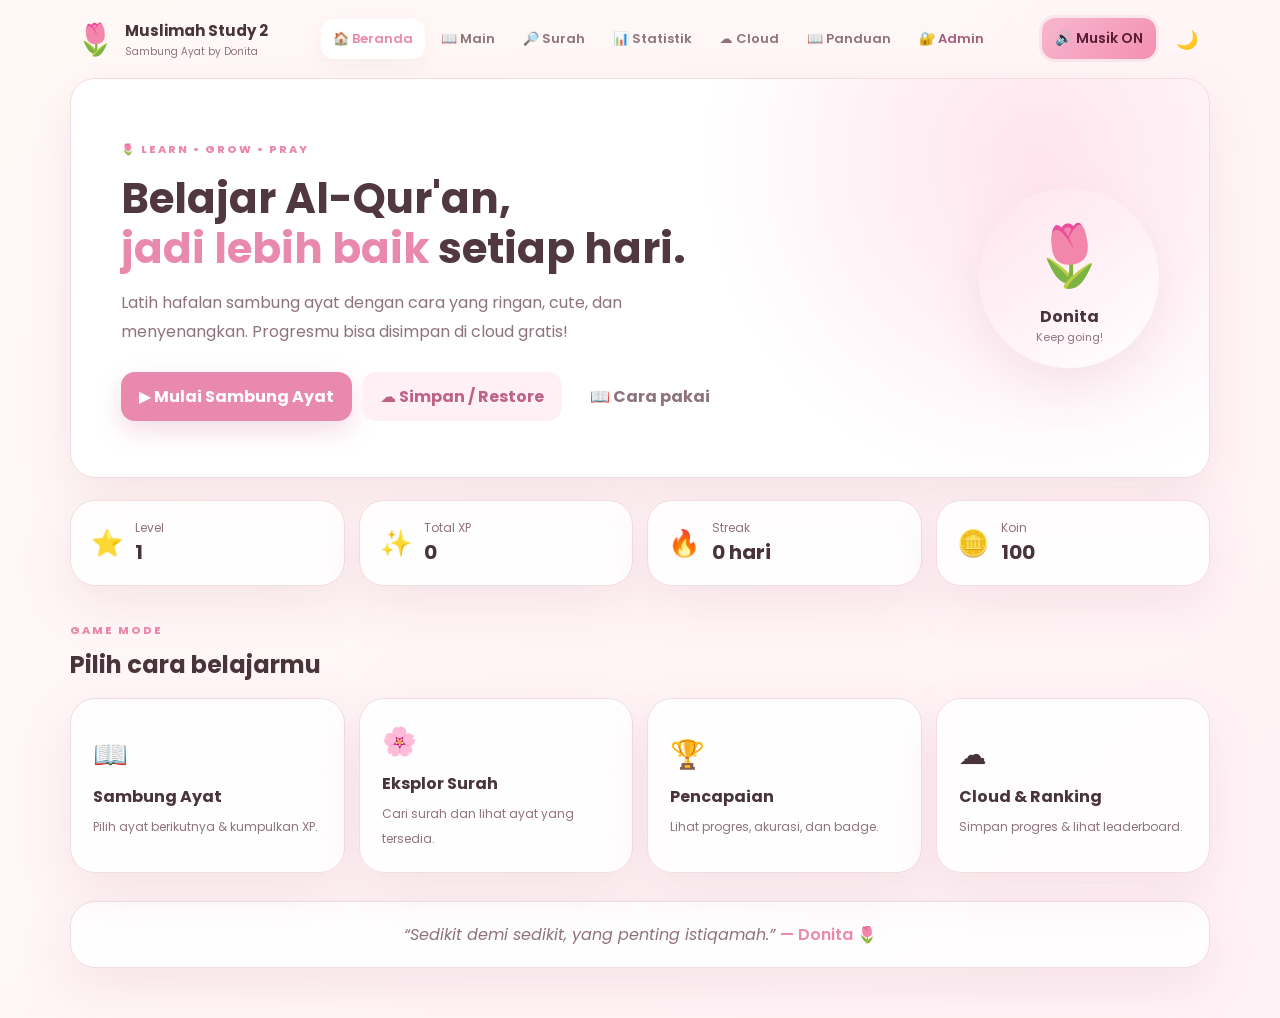
<file: index.html>
<!doctype html>
<html lang="id">
<head>
<meta charset="utf-8">
<meta name="viewport" content="width=device-width, initial-scale=1">
<meta name="theme-color" content="#f7b7cf">
<meta name="description" content="Muslimah Study 2 — Belajar sambung ayat Al-Qur'an dengan cara yang ringan, cute, dan menyenangkan. Progres bisa disimpan di cloud.">
<title>Muslimah Study 2 🌷 — Sambung Ayat by Donita</title>
<link rel="icon" href="favicon.svg" type="image/svg+xml">
<link rel="stylesheet" href="style.css">
</head>
<body>
<div class="app-shell">
  <header class="topbar">
    <button class="brand" data-page="home" aria-label="Beranda">
      <span class="brand-flower">🌷</span>
      <span><b>Muslimah Study 2</b><small>Sambung Ayat by Donita</small></span>
    </button>
    <nav>
      <button data-page="home" class="nav-btn active">🏠 Beranda</button>
      <button data-page="game" class="nav-btn">📖 Main</button>
      <button data-page="surah" class="nav-btn">🔎 Surah</button>
      <button data-page="stats" class="nav-btn">📊 Statistik</button>
      <button data-page="cloud" class="nav-btn">☁️ Cloud</button>
      <button data-page="guide" class="nav-btn">📖 Panduan</button>
      <button data-page="admin" class="nav-btn nav-admin">🔐 Admin</button>
    </nav>
    <div class="top-actions">
      <button id="musicBtn" class="icon-btn music-btn" title="Nyalakan musik" aria-pressed="false">🎵 Musik OFF</button>
      <button id="themeBtn" class="icon-btn" title="Mode gelap">🌙</button>
    </div>
  </header>

  <main>
    <section id="home" class="page active">
      <div class="hero card">
        <div>
          <span class="eyebrow">🌷 LEARN • GROW • PRAY</span>
          <h1>Belajar Al-Qur'an,<br><span>jadi lebih baik</span> setiap hari.</h1>
          <p>Latih hafalan sambung ayat dengan cara yang ringan, cute, dan menyenangkan. Progresmu bisa disimpan di cloud gratis!</p>
          <div class="hero-actions">
            <button class="primary" data-page="game">▶ Mulai Sambung Ayat</button>
            <button class="secondary" data-page="cloud">☁️ Simpan / Restore</button>
            <button class="ghost" data-page="guide">📖 Cara pakai</button>
          </div>
        </div>
        <div class="mascot">🌷<strong>Donita</strong><small>Keep going!</small></div>
      </div>
      <div class="stats-grid">
        <div class="stat card"><span>⭐</span><div><small>Level</small><b id="homeLevel">1</b></div></div>
        <div class="stat card"><span>✨</span><div><small>Total XP</small><b id="homeXp">0</b></div></div>
        <div class="stat card"><span>🔥</span><div><small>Streak</small><b id="homeStreak">0 hari</b></div></div>
        <div class="stat card"><span>🪙</span><div><small>Koin</small><b id="homeCoins">100</b></div></div>
      </div>
      <div class="section-head"><div><span class="eyebrow">GAME MODE</span><h2>Pilih cara belajarmu</h2></div></div>
      <div class="mode-grid">
        <button class="mode-card card" data-page="game"><span>📖</span><b>Sambung Ayat</b><small>Pilih ayat berikutnya &amp; kumpulkan XP.</small></button>
        <button class="mode-card card" data-page="surah"><span>🌸</span><b>Eksplor Surah</b><small>Cari surah dan lihat ayat yang tersedia.</small></button>
        <button class="mode-card card" data-page="stats"><span>🏆</span><b>Pencapaian</b><small>Lihat progres, akurasi, dan badge.</small></button>
        <button class="mode-card card" data-page="cloud"><span>☁️</span><b>Cloud &amp; Ranking</b><small>Simpan progres &amp; lihat leaderboard.</small></button>
      </div>
      <div class="quote card">“Sedikit demi sedikit, yang penting istiqamah.” <span>— Donita 🌷</span></div>
    </section>

    <section id="game" class="page">
      <div class="game-wrap">
        <div class="game-top">
          <div><span class="eyebrow">SAMBUNG AYAT</span><h2 id="gameSurah">QS. Ad-Duha</h2></div>
          <div class="game-meta">
            <span>❤️ <b id="lives">5</b></span>
            <span>🪙 <b id="coins">100</b></span>
            <span>⏱️ <b id="timer">30</b>s</span>
          </div>
        </div>
        <div class="progress-card card">
          <div><span>Level <b id="level">1</b></span><span><b id="xp">0</b> XP</span></div>
          <div class="bar"><i id="xpBar"></i></div>
        </div>
        <div class="question card">
          <div class="question-title">
            <span id="questionCount">Pertanyaan 1/30</span>
            <span id="combo">Combo ×0</span>
          </div>
          <div class="ayah-label">Ayat sebelumnya</div>
          <div id="currentAyah" class="arabic previous">وَالضُّحَىٰ</div>
          <div class="prompt">Ayat selanjutnya adalah...</div>
          <div id="answers" class="answers"></div>
          <div class="game-actions">
            <button id="hintBtn" class="secondary">💡 Petunjuk <small>10 🪙</small></button>
            <button id="skipBtn" class="ghost">Lewati</button>
          </div>
        </div>
        <div class="game-tip">🌷 <b>Tip:</b> jawab dengan tenang. Kamu sedang membangun kebiasaan, bukan mengejar sempurna.</div>
      </div>
    </section>

    <section id="surah" class="page">
      <div class="section-head">
        <div>
          <span class="eyebrow">EXPLORE</span>
          <h2>Surah &amp; Ayat</h2>
          <p>Semua 114 surah dari Juz 1 sampai Juz 30 tersedia. Cari & latihan per surah.</p>
        </div>
      </div>
      <div class="search card"><span>🔎</span><input id="surahSearch" placeholder="Cari nama surah..."></div>
      <div id="surahList" class="surah-grid"></div>
      <div class="notice card">📌 <b>Catatan:</b> Dataset lengkap 114 surah (Juz 1–30). Teks Arab Uthmani. Untuk belajar serius, cocokkan dengan mushaf tepercaya.</div>
    </section>

    <section id="stats" class="page">
      <div class="section-head"><div><span class="eyebrow">YOUR JOURNEY</span><h2>Statistik &amp; Pencapaian</h2></div></div>
      <div class="dashboard card">
        <div class="profile-circle">🌷</div>
        <div class="profile-info">
          <h3 id="profileName">Muslimah Learner</h3>
          <p id="profileText">Terus bertumbuh, satu ayat demi satu ayat.</p>
        </div>
        <div class="level-big"><small>LEVEL</small><b id="statsLevel">1</b></div>
      </div>
      <div class="stats-grid detailed">
        <div class="stat card"><span>🎯</span><div><small>Akurasi</small><b id="accuracy">0%</b></div></div>
        <div class="stat card"><span>🔥</span><div><small>Streak terbaik</small><b id="bestStreak">0</b></div></div>
        <div class="stat card"><span>🏁</span><div><small>Game selesai</small><b id="games">0</b></div></div>
        <div class="stat card"><span>🧠</span><div><small>Benar</small><b id="correct">0</b></div></div>
      </div>
      <h3 class="subhead">🏅 Badge</h3>
      <div id="badges" class="badge-grid"></div>
      <button id="resetBtn" class="danger">Reset semua progres lokal</button>
    </section>

    <section id="cloud" class="page">
      <div class="section-head">
        <div>
          <span class="eyebrow">CLOUD SAVE</span>
          <h2>Simpan &amp; Restore Progres</h2>
          <p>Progresmu aman di Google Sheets. Ganti HP? Tinggal masukkan nama + PIN.</p>
        </div>
      </div>
      <div class="cloud-grid">
        <div class="card cloud-card">
          <h3>☁️ Akun Cloud</h3>
          <p class="cloud-hint">Buat nama + PIN (minimal 3 karakter). Ini seperti password sederhana — jangan bagikan.</p>
          <div class="form-row">
            <label>Nama</label>
            <input id="cloudName" type="text" maxlength="40" placeholder="contoh: Donita" autocomplete="username">
          </div>
          <div class="form-row">
            <label>PIN</label>
            <input id="cloudPin" type="password" maxlength="12" placeholder="minimal 3 karakter" autocomplete="current-password">
          </div>
          <div class="cloud-actions">
            <button id="btnSaveCloud" class="primary">💾 Simpan ke Cloud</button>
            <button id="btnLoadCloud" class="secondary">📥 Ambil dari Cloud</button>
          </div>
          <p id="cloudStatus" class="cloud-status"></p>
          <p class="cloud-note">⚠️ Data hanya bisa diakses dengan nama + PIN yang sama. Secret admin tidak pernah ada di GitHub Pages.</p>
        </div>
        <div class="card cloud-card">
          <div class="lb-head">
            <h3>🏆 Leaderboard</h3>
            <button id="btnRefreshLb" class="ghost small">🔄 Refresh</button>
          </div>
          <div id="leaderboardList" class="leaderboard">
            <div class="lb-empty">Tekan Refresh untuk memuat ranking 🌷</div>
          </div>
        </div>
      </div>
      <div class="card cloud-card feedback-card">
        <h3>💌 Saran &amp; Request Surah</h3>
        <p class="cloud-hint">Mau surah apa ditambahkan? Kirim saranmu di sini.</p>
        <div class="form-row">
          <label>Pesan</label>
          <textarea id="feedbackMsg" rows="3" maxlength="500" placeholder="Contoh: Tolong tambah Surah Al-Mulk..."></textarea>
        </div>
        <button id="btnFeedback" class="secondary">Kirim Saran</button>
        <p id="feedbackStatus" class="cloud-status"></p>
      </div>
      <details class="card cloud-card api-config">
        <summary>⚙️ Pengaturan lanjutan (opsional)</summary>
        <p class="cloud-hint">API sudah terhubung otomatis. Bagian ini hanya jika kamu ganti deployment Apps Script.</p>
        <div class="form-row">
          <label>Apps Script Web App URL</label>
          <input id="apiUrl" type="url" placeholder="https://script.google.com/macros/s/XXXX/exec">
        </div>
        <div class="cloud-actions">
          <button id="btnSaveApi" class="secondary">Simpan URL API</button>
          <button id="btnPingApi" class="ghost">Ping API</button>
          <button id="btnSetupApi" class="ghost">Jalankan Setup DB</button>
        </div>
        <p id="apiStatus" class="cloud-status"></p>
      </details>
    </section>

    <section id="guide" class="page">
      <div class="section-head">
        <div>
          <span class="eyebrow">HELP</span>
          <h2>Panduan Pemakaian</h2>
          <p>Cara memakai fitur game dan database cloud.</p>
        </div>
      </div>
      <div class="guide-grid">
        <article class="card guide-card">
          <h3>🎮 Cara Main Sambung Ayat</h3>
          <ol>
            <li>Klik <b>Main</b> atau tombol ▶ Mulai.</li>
            <li>Baca ayat yang ditampilkan, lalu pilih ayat selanjutnya dari 4 pilihan.</li>
            <li>Benar → dapat XP + koin + combo. Salah → nyawa berkurang.</li>
            <li>Pakai <b>Petunjuk</b> (10 koin) untuk mengaburkan 1 jawaban salah.</li>
            <li>Selesaikan <b>30 soal</b> (1 soal dari tiap Juz 1–30) atau sampai nyawa habis.</li>
            <li>Selesai 30 soal + akurasi ≥ 60% → bisa ambil <b>Sertifikat Murojaah</b>.</li>
          </ol>
        </article>
        <article class="card guide-card">
          <h3>☁️ Simpan Progres ke Cloud</h3>
          <ol>
            <li>Buka tab <b>☁️ Cloud</b>.</li>
            <li>Isi <b>Nama</b> (min. 2 huruf) dan <b>PIN</b> (min. 3 karakter).</li>
            <li>Klik <b>Simpan ke Cloud</b> — progres (XP, koin, streak, dll) tersimpan di Google Sheets.</li>
            <li>Di HP/browser lain: isi nama + PIN yang sama → <b>Ambil dari Cloud</b>.</li>
          </ol>
          <p class="guide-warn">Jangan bagikan PIN. Siapa yang punya nama+PIN bisa restore akun itu.</p>
        </article>
        <article class="card guide-card">
          <h3>🏆 Leaderboard</h3>
          <p>Ranking global berdasarkan total XP. Tekan <b>Refresh</b> di tab Cloud untuk melihat peringkat terbaru. Main &amp; simpan ke cloud agar namamu muncul.</p>
        </article>
        <article class="card guide-card">
          <h3>💌 Kirim Saran</h3>
          <p>Di tab Cloud, tulis permintaan surah atau saran fitur, lalu kirim. Admin bisa melihatnya di panel Admin.</p>
        </article>
        <article class="card guide-card">
          <h3>📊 Statistik &amp; Badge</h3>
          <p>Tab Statistik menampilkan level, akurasi, streak terbaik, dan badge. Badge terbuka otomatis saat syarat terpenuhi (mis. 100 XP, 5 game, dll).</p>
        </article>
        <article class="card guide-card">
          <h3>🔐 Panel Admin (pemilik situs)</h3>
          <ol>
            <li>Deploy Apps Script dulu (lihat SETUP-GOOGLE.md).</li>
            <li>Klik menu <b>🔐 Admin</b> → masukkan password admin saja.</li>
            <li>Kelola user &amp; feedback (lihat, edit, hapus, buat baru).</li>
          </ol>
        </article>
      </div>
      <div class="card guide-card guide-db">
        <h3>🗄️ Apa saja yang disimpan di database?</h3>
        <table class="guide-table">
          <thead><tr><th>Data</th><th>Isi</th><th>Siapa yang pakai</th></tr></thead>
          <tbody>
            <tr><td><b>Users</b></td><td>Nama, PIN, XP, koin, streak, games, akurasi, dll</td><td>Pemain (save/load) + Admin CRUD</td></tr>
            <tr><td><b>Feedback</b></td><td>Saran &amp; request surah</td><td>Pemain kirim · Admin lihat/hapus</td></tr>
            <tr><td><b>Config</b></td><td>Meta aplikasi</td><td>Sistem (otomatis)</td></tr>
            <tr><td><b>Leaderboard</b></td><td>Dihitung dari Users (XP tertinggi)</td><td>Semua pengunjung</td></tr>
          </tbody>
        </table>
        <p class="cloud-hint" style="margin-top:12px">Password admin &amp; ID spreadsheet disimpan di <b>Script Properties</b> Apps Script — tidak pernah masuk file di GitHub Pages.</p>
      </div>
    </section>

    <section id="admin" class="page">
      <div class="section-head">
        <div>
          <span class="eyebrow">ADMIN</span>
          <h2>Panel Admin</h2>
          <p>Kelola data cloud (Users &amp; Feedback). Password disimpan di Apps Script, bukan di GitHub.</p>
        </div>
      </div>
      <div id="adminLoginBox" class="card cloud-card admin-login">
        <h3>🔐 Login Admin</h3>
        <p class="cloud-hint">Hanya pemilik situs. Masukkan password admin (tersimpan di server Apps Script, bukan di GitHub).</p>
        <div class="form-row">
          <label>Password Admin</label>
          <input id="adminPassword" type="password" placeholder="Password admin" autocomplete="current-password">
        </div>
        <div class="cloud-actions">
          <button id="btnAdminLogin" class="primary">Masuk</button>
        </div>
        <p id="adminLoginStatus" class="cloud-status"></p>
      </div>
      <div id="adminDash" class="admin-dash" hidden>
        <div class="admin-toolbar card">
          <div class="admin-stats-row" id="adminStatsRow">
            <span>👥 Users: <b id="adStatUsers">—</b></span>
            <span>🎮 Games: <b id="adStatGames">—</b></span>
            <span>✨ XP: <b id="adStatXp">—</b></span>
            <span>💌 Feedback: <b id="adStatFb">—</b></span>
          </div>
          <div class="cloud-actions">
            <button id="btnAdminRefresh" class="secondary">🔄 Refresh data</button>
            <button id="btnAdminLogout" class="ghost">Keluar</button>
          </div>
          <p id="adminDashStatus" class="cloud-status"></p>
        </div>
        <div class="admin-tabs">
          <button class="admin-tab active" data-atab="users">👥 Users</button>
          <button class="admin-tab" data-atab="feedback">💌 Feedback</button>
          <button class="admin-tab" data-atab="settings">⚙️ Settings</button>
        </div>
        <div id="atab-users" class="admin-panel active">
          <div class="card cloud-card">
            <div class="lb-head">
              <h3>Daftar User</h3>
              <button id="btnUserCreate" class="primary small">+ Tambah User</button>
            </div>
            <div class="table-wrap">
              <table class="admin-table" id="usersTable">
                <thead>
                  <tr>
                    <th>Nama</th><th>PIN</th><th>XP</th><th>Level</th><th>Koin</th><th>Games</th><th>Streak</th><th>Aksi</th>
                  </tr>
                </thead>
                <tbody id="usersTableBody">
                  <tr><td colspan="8" class="muted">Belum ada data</td></tr>
                </tbody>
              </table>
            </div>
          </div>
          <div id="userFormBox" class="card cloud-card" hidden>
            <h3 id="userFormTitle">Tambah User</h3>
            <input type="hidden" id="userFormId">
            <div class="form-grid">
              <div class="form-row"><label>Nama</label><input id="ufName" type="text" maxlength="40"></div>
              <div class="form-row"><label>PIN</label><input id="ufPin" type="text" maxlength="12"></div>
              <div class="form-row"><label>XP</label><input id="ufXp" type="number" min="0" value="0"></div>
              <div class="form-row"><label>Koin</label><input id="ufCoins" type="number" min="0" value="100"></div>
              <div class="form-row"><label>Games</label><input id="ufGames" type="number" min="0" value="0"></div>
              <div class="form-row"><label>Streak</label><input id="ufStreak" type="number" min="0" value="0"></div>
              <div class="form-row"><label>Best Streak</label><input id="ufBestStreak" type="number" min="0" value="0"></div>
              <div class="form-row"><label>Correct</label><input id="ufCorrect" type="number" min="0" value="0"></div>
              <div class="form-row"><label>Answered</label><input id="ufAnswered" type="number" min="0" value="0"></div>
            </div>
            <div class="cloud-actions">
              <button id="btnUserSave" class="primary">💾 Simpan</button>
              <button id="btnUserCancel" class="ghost">Batal</button>
            </div>
            <p id="userFormStatus" class="cloud-status"></p>
          </div>
        </div>
        <div id="atab-feedback" class="admin-panel">
          <div class="card cloud-card">
            <div class="lb-head">
              <h3>Feedback / Saran</h3>
              <button id="btnFbClear" class="danger small">Hapus semua</button>
            </div>
            <div id="feedbackList" class="fb-list">
              <div class="lb-empty">Belum ada feedback</div>
            </div>
          </div>
        </div>
        <div id="atab-settings" class="admin-panel">
          <div class="card cloud-card">
            <h3>Ganti Password Admin</h3>
            <p class="cloud-hint">Password disimpan di Script Properties Apps Script (aman, tidak di GitHub).</p>
            <div class="form-row">
              <label>Password baru</label>
              <input id="newAdminPass" type="password" maxlength="40" placeholder="min. 4 karakter">
            </div>
            <button id="btnChangeAdminPass" class="secondary">Ubah Password</button>
            <p id="settingsStatus" class="cloud-status"></p>
          </div>
          <div class="card cloud-card" style="margin-top:12px">
            <h3>Info Database</h3>
            <p id="dbInfoText" class="cloud-hint">Klik Refresh data untuk memuat info.</p>
            <a id="dbSheetLink" href="#" target="_blank" rel="noopener" class="secondary" style="display:none;text-align:center;text-decoration:none">Buka Google Sheet ↗</a>
          </div>
        </div>
      </div>
    </section>
  </main>

  <div id="toast" class="toast"></div>
  <div id="resultModal" class="modal">
    <div class="modal-box card">
      <button id="closeModal" class="modal-close">×</button>
      <div class="result-icon">🌷</div>
      <h2>Game selesai!</h2>
      <p id="resultTitle"></p>
      <div class="result-grid">
        <div><small>Skor</small><b id="resultScore">0</b></div>
        <div><small>Akurasi</small><b id="resultAccuracy">0%</b></div>
        <div><small>XP</small><b id="resultXp">+0</b></div>
        <div><small>Koin</small><b id="resultCoins">+0</b></div>
      </div>
      <button class="primary" id="againBtn">▶ Main lagi</button>
      <button class="secondary" id="btnCert" style="margin-top:8px;display:none">🏅 Ambil Sertifikat</button>
      <button class="ghost" id="saveAfterGame" style="margin-top:8px">☁️ Simpan ke Cloud</button>
    </div>
  </div>

  <!-- Sertifikat Murojaah -->
  <div id="certModal" class="modal">
    <div class="modal-box card cert-box">
      <button id="closeCert" class="modal-close">×</button>
      <h2 style="margin-bottom:4px">🏅 Sertifikat Murojaah</h2>
      <p class="cloud-hint" style="margin-bottom:12px">Isi namamu, lalu unduh sertifikat kelulusan dari game ini.</p>
      <div class="form-row">
        <label>Nama penerima</label>
        <input id="certName" type="text" maxlength="48" placeholder="contoh: Aisyah Putri">
      </div>
      <div class="cert-preview-wrap">
        <canvas id="certCanvas" width="900" height="640"></canvas>
      </div>
      <div class="cloud-actions" style="margin-top:12px;flex-wrap:wrap;gap:8px">
        <button id="btnGenCert" class="primary">✨ Buat / Preview</button>
        <button id="btnDlCert" class="secondary">⬇️ Unduh PNG</button>
        <button id="btnPrintCert" class="ghost">🖨️ Cetak</button>
      </div>
      <p class="cloud-note" style="margin-top:10px">Ditandatangani atas nama <b>PUTRI DONITA S.PD,I</b> 🌷</p>
    </div>
  </div>
</div>
<script src="data.js"></script>
<script src="music.js"></script>
<script src="script.js"></script>
</body>
</html>
</file>
<file: style.css>
@import url('https://fonts.googleapis.com/css2?family=Amiri:wght@400;700&family=Poppins:wght@400;500;600;700;800&display=swap');

:root {
  --pink: #e889ad;
  --pink2: #f7b7cf;
  --cream: #fffaf7;
  --ink: #49343c;
  --muted: #8e737d;
  --card: #fff;
  --line: #f1dce4;
  --shadow: 0 18px 50px rgba(182, 112, 137, 0.13);
  --good: #6caa82;
  --bad: #d56f7b;
}

* { box-sizing: border-box; }
body {
  margin: 0;
  background: linear-gradient(135deg, #fff9f6, #fff2f6);
  color: var(--ink);
  font-family: Poppins, system-ui, sans-serif;
  min-height: 100vh;
}
button, input, textarea { font: inherit; }
button { cursor: pointer; border: 0; color: inherit; }

.app-shell { max-width: 1180px; margin: auto; padding: 0 20px 50px; }

/* Topbar */
.topbar {
  height: 78px;
  display: flex;
  align-items: center;
  justify-content: space-between;
  gap: 16px;
}
.brand {
  background: none;
  display: flex;
  align-items: center;
  gap: 10px;
  text-align: left;
}
.brand-flower { font-size: 31px; }
.brand b { display: block; font-size: 15px; }
.brand small { display: block; color: var(--muted); font-size: 10px; margin-top: 2px; }
nav { display: flex; gap: 4px; flex-wrap: wrap; }
.nav-btn, .icon-btn {
  background: transparent;
  padding: 10px 12px;
  border-radius: 13px;
  color: var(--muted);
  font-weight: 600;
  font-size: 13px;
}
.nav-btn.active, .nav-btn:hover {
  background: #fff;
  color: var(--pink);
  box-shadow: 0 5px 20px rgba(180, 100, 130, 0.08);
}
.icon-btn { font-size: 18px; }
.top-actions { display: flex; align-items: center; gap: 8px; }
.music-btn { font-size: 0.88rem; padding: 10px 13px; min-width: 92px; }
.music-btn.music-on { box-shadow: 0 0 0 3px rgba(217, 137, 168, 0.14); transform: translateY(-1px); }

/* Pages */
.page { display: none; }
.page.active { display: block; animation: fade 0.3s ease; }
@keyframes fade {
  from { opacity: 0; transform: translateY(5px); }
  to { opacity: 1; transform: none; }
}

.card {
  background: rgba(255, 255, 255, 0.88);
  border: 1px solid var(--line);
  box-shadow: var(--shadow);
  border-radius: 25px;
}

/* Hero */
.hero {
  min-height: 400px;
  padding: 50px;
  display: flex;
  align-items: center;
  justify-content: space-between;
  overflow: hidden;
  background: radial-gradient(circle at 85% 20%, #ffe4ee, transparent 33%), #fff;
}
.eyebrow {
  color: var(--pink);
  font-size: 11px;
  font-weight: 800;
  letter-spacing: 2px;
}
.hero h1 {
  font-size: 42px;
  line-height: 1.18;
  margin: 14px 0;
  color: #503740;
}
.hero h1 span { color: var(--pink); }
.hero p { color: var(--muted); max-width: 570px; line-height: 1.8; }
.hero-actions { display: flex; gap: 10px; margin-top: 25px; flex-wrap: wrap; }

.primary, .secondary, .ghost, .danger {
  border-radius: 14px;
  padding: 12px 18px;
  font-weight: 700;
}
.primary {
  background: var(--pink);
  color: #fff;
  box-shadow: 0 10px 25px rgba(220, 120, 160, 0.25);
}
.primary:hover { transform: translateY(-1px); }
.secondary { background: #fff0f5; color: #bd6387; }
.ghost { background: transparent; color: var(--muted); }
.ghost.small { padding: 6px 12px; font-size: 13px; }
.danger {
  background: #ffe8eb;
  color: var(--bad);
  margin-top: 20px;
  width: 100%;
}

.mascot {
  width: 180px;
  height: 180px;
  border-radius: 50%;
  background: linear-gradient(145deg, #ffe4ee, #fff);
  display: flex;
  flex-direction: column;
  align-items: center;
  justify-content: center;
  font-size: 60px;
  box-shadow: var(--shadow);
  flex-shrink: 0;
}
.mascot strong { font-size: 16px; margin-top: 4px; }
.mascot small { font-size: 11px; color: var(--muted); }

/* Stats grid */
.stats-grid {
  display: grid;
  grid-template-columns: repeat(4, 1fr);
  gap: 14px;
  margin: 22px 0;
}
.stat {
  display: flex;
  align-items: center;
  gap: 12px;
  padding: 18px 20px;
}
.stat span { font-size: 26px; }
.stat small { display: block; color: var(--muted); font-size: 12px; }
.stat b { font-size: 20px; }

.section-head { margin: 30px 0 16px; }
.section-head h2 { margin: 6px 0 4px; font-size: 24px; }
.section-head p { color: var(--muted); margin: 0; font-size: 14px; }

.mode-grid {
  display: grid;
  grid-template-columns: repeat(4, 1fr);
  gap: 14px;
}
.mode-card {
  padding: 22px;
  text-align: left;
  background: rgba(255, 255, 255, 0.88);
  transition: transform 0.15s;
}
.mode-card:hover { transform: translateY(-3px); }
.mode-card span { font-size: 28px; }
.mode-card b { display: block; margin: 8px 0 4px; }
.mode-card small { color: var(--muted); font-size: 12px; line-height: 1.5; }

.quote {
  margin-top: 28px;
  padding: 20px 24px;
  text-align: center;
  font-style: italic;
  color: var(--muted);
}
.quote span { color: var(--pink); font-style: normal; font-weight: 600; }

/* Game */
.game-wrap { max-width: 680px; margin: 0 auto; }
.game-top {
  display: flex;
  justify-content: space-between;
  align-items: center;
  margin-bottom: 14px;
}
.game-top h2 { margin: 4px 0 0; font-size: 22px; }
.game-meta { display: flex; gap: 14px; font-weight: 600; font-size: 14px; }
.progress-card { padding: 14px 18px; margin-bottom: 14px; }
.progress-card > div:first-child {
  display: flex;
  justify-content: space-between;
  margin-bottom: 8px;
  font-size: 14px;
}
.bar {
  height: 8px;
  background: #f3e0e8;
  border-radius: 99px;
  overflow: hidden;
}
.bar i {
  display: block;
  height: 100%;
  width: 0%;
  background: linear-gradient(90deg, var(--pink), #f5a0c0);
  border-radius: 99px;
  transition: width 0.4s;
}
.question { padding: 28px; }
.question-title {
  display: flex;
  justify-content: space-between;
  font-size: 13px;
  color: var(--muted);
  margin-bottom: 12px;
}
.ayah-label { font-size: 12px; color: var(--muted); margin-bottom: 6px; }
.arabic {
  font-family: Amiri, serif;
  font-size: 28px;
  line-height: 1.8;
  direction: rtl;
  text-align: right;
}
.previous { font-size: 32px; margin-bottom: 16px; }
.prompt { font-weight: 600; margin: 12px 0 14px; }
.answers {
  display: grid;
  grid-template-columns: 1fr 1fr;
  gap: 10px;
}
.answer {
  background: #fff8fa;
  border: 1.5px solid var(--line);
  border-radius: 16px;
  padding: 14px 16px;
  text-align: right;
  font-family: Amiri, serif;
  font-size: 20px;
  direction: rtl;
  line-height: 1.6;
  transition: all 0.15s;
}
.answer:hover { border-color: var(--pink2); background: #fff0f5; }
.answer.correct { background: #e8f6ee; border-color: var(--good); color: #2d6b45; }
.answer.wrong { background: #fdeeee; border-color: var(--bad); color: #a33d4a; }
.game-actions { display: flex; gap: 10px; margin-top: 18px; }
.game-tip {
  margin-top: 16px;
  font-size: 13px;
  color: var(--muted);
  text-align: center;
}

/* Surah */
.search {
  display: flex;
  align-items: center;
  gap: 10px;
  padding: 12px 18px;
  margin-bottom: 16px;
}
.search input {
  flex: 1;
  border: 0;
  background: transparent;
  outline: none;
  font-size: 15px;
}
.surah-grid {
  display: grid;
  grid-template-columns: repeat(3, 1fr);
  gap: 14px;
}
.surah-card { padding: 20px; }
.surah-card .arabic { font-size: 24px; margin-bottom: 6px; }
.surah-card h3 { margin: 4px 0; }
.surah-card small { color: var(--muted); }
.surah-card p {
  color: var(--muted);
  font-size: 13px;
  margin: 8px 0 12px;
  line-height: 1.5;
  direction: rtl;
  font-family: Amiri, serif;
}
.notice {
  margin-top: 20px;
  padding: 16px 20px;
  font-size: 13px;
  color: var(--muted);
}

/* Stats / Profile */
.dashboard {
  display: flex;
  align-items: center;
  gap: 18px;
  padding: 24px;
  margin-bottom: 16px;
}
.profile-circle {
  width: 64px;
  height: 64px;
  border-radius: 50%;
  background: linear-gradient(145deg, #ffe4ee, #fff);
  display: flex;
  align-items: center;
  justify-content: center;
  font-size: 28px;
  flex-shrink: 0;
}
.profile-info h3 { margin: 0 0 4px; }
.profile-info p { margin: 0; color: var(--muted); font-size: 13px; }
.level-big {
  margin-left: auto;
  text-align: center;
}
.level-big small { display: block; font-size: 11px; color: var(--muted); }
.level-big b { font-size: 36px; color: var(--pink); }
.subhead { margin: 24px 0 12px; font-size: 16px; }
.badge-grid {
  display: grid;
  grid-template-columns: repeat(4, 1fr);
  gap: 12px;
}
.badge {
  padding: 16px;
  text-align: center;
}
.badge .emoji { font-size: 28px; margin-bottom: 6px; }
.badge b { display: block; font-size: 13px; }
.badge small { color: var(--muted); font-size: 11px; }
.badge.locked { opacity: 0.45; filter: grayscale(0.6); }

/* Cloud page */
.cloud-grid {
  display: grid;
  grid-template-columns: 1fr 1fr;
  gap: 16px;
  margin-bottom: 16px;
}
.cloud-card { padding: 24px; }
.cloud-card h3 { margin: 0 0 8px; font-size: 18px; }
.cloud-hint { color: var(--muted); font-size: 13px; margin: 0 0 16px; line-height: 1.5; }
.form-row { margin-bottom: 12px; }
.form-row label {
  display: block;
  font-size: 12px;
  font-weight: 600;
  color: var(--muted);
  margin-bottom: 4px;
}
.form-row input,
.form-row textarea {
  width: 100%;
  padding: 11px 14px;
  border: 1.5px solid var(--line);
  border-radius: 12px;
  background: #fffafc;
  outline: none;
  transition: border-color 0.15s;
}
.form-row input:focus,
.form-row textarea:focus { border-color: var(--pink2); }
.form-row textarea { resize: vertical; min-height: 70px; }
.cloud-actions {
  display: flex;
  gap: 10px;
  margin-top: 8px;
  flex-wrap: wrap;
}
.cloud-status {
  margin: 12px 0 0;
  font-size: 13px;
  min-height: 20px;
  color: var(--pink);
}
.cloud-status.error { color: var(--bad); }
.cloud-status.ok { color: var(--good); }
.cloud-note {
  margin-top: 14px;
  font-size: 12px;
  color: var(--muted);
  line-height: 1.5;
}
.lb-head {
  display: flex;
  justify-content: space-between;
  align-items: center;
  margin-bottom: 12px;
}
.lb-head h3 { margin: 0; }
.leaderboard { min-height: 200px; }
.lb-empty {
  text-align: center;
  color: var(--muted);
  padding: 40px 10px;
  font-size: 14px;
}
.lb-row {
  display: flex;
  align-items: center;
  gap: 12px;
  padding: 10px 0;
  border-bottom: 1px solid var(--line);
  font-size: 14px;
}
.lb-row:last-child { border-bottom: 0; }
.lb-rank {
  width: 28px;
  height: 28px;
  border-radius: 50%;
  background: #fff0f5;
  display: flex;
  align-items: center;
  justify-content: center;
  font-weight: 700;
  font-size: 12px;
  color: var(--pink);
  flex-shrink: 0;
}
.lb-rank.gold { background: #fff3cd; color: #b8860b; }
.lb-rank.silver { background: #e8e8e8; color: #666; }
.lb-rank.bronze { background: #f5e6d3; color: #8b5a2b; }
.lb-name { flex: 1; font-weight: 600; }
.lb-xp { color: var(--muted); font-size: 13px; }
.lb-level {
  background: #fff0f5;
  color: var(--pink);
  padding: 2px 8px;
  border-radius: 99px;
  font-size: 11px;
  font-weight: 700;
}
.feedback-card { margin-bottom: 16px; }
.api-config summary {
  cursor: pointer;
  font-weight: 600;
  font-size: 14px;
  color: var(--muted);
}
.api-config[open] summary { margin-bottom: 12px; }

/* Modal */
.modal {
  position: fixed;
  inset: 0;
  background: rgba(40, 20, 30, 0.45);
  display: none;
  align-items: center;
  justify-content: center;
  z-index: 100;
  padding: 20px;
}
.modal.show { display: flex; }
.modal-box {
  max-width: 400px;
  width: 100%;
  padding: 32px 28px;
  text-align: center;
  position: relative;
  animation: fade 0.25s ease;
}
.modal-close {
  position: absolute;
  top: 12px;
  right: 16px;
  background: none;
  font-size: 22px;
  color: var(--muted);
}
.result-icon { font-size: 48px; margin-bottom: 8px; }
.modal-box h2 { margin: 0 0 8px; }
.modal-box p { color: var(--muted); margin: 0 0 18px; }
.result-grid {
  display: grid;
  grid-template-columns: 1fr 1fr;
  gap: 10px;
  margin-bottom: 20px;
}
.result-grid div {
  background: #fff8fa;
  border-radius: 14px;
  padding: 12px;
}
.result-grid small { display: block; color: var(--muted); font-size: 11px; }
.result-grid b { font-size: 20px; }

/* Toast */
.toast {
  position: fixed;
  bottom: 28px;
  left: 50%;
  transform: translateX(-50%) translateY(20px);
  background: var(--ink);
  color: #fff;
  padding: 12px 22px;
  border-radius: 99px;
  font-size: 14px;
  font-weight: 600;
  opacity: 0;
  pointer-events: none;
  transition: all 0.3s;
  z-index: 200;
  white-space: nowrap;
  max-width: 90vw;
  overflow: hidden;
  text-overflow: ellipsis;
}
.toast.show {
  opacity: 1;
  transform: translateX(-50%) translateY(0);
}

/* Dark mode */
body.dark {
  --cream: #211a1d;
  --ink: #f7e8ed;
  --muted: #bfaab2;
  --card: #2b2226;
  --line: #48353c;
  background: linear-gradient(135deg, #211a1d, #2b2025);
}
body.dark .card,
body.dark .hero { background: rgba(43, 34, 38, 0.92); }
body.dark .answer { background: #31262a; color: #f7e8ed; }
body.dark .answer:hover { background: #3b2d32; }
body.dark .search input,
body.dark .form-row input,
body.dark .form-row textarea { color: #fff; background: #31262a; }
body.dark .mascot { background: #33272c; }
body.dark .result-grid div { background: #31262a; }
body.dark .bar { background: #3a2e33; }
body.dark .lb-rank { background: #3a2e33; }
body.dark .lb-level { background: #3a2e33; }

/* Responsive */
@media (max-width: 900px) {
  .mode-grid { grid-template-columns: 1fr 1fr; }
  .cloud-grid { grid-template-columns: 1fr; }
  .badge-grid { grid-template-columns: 1fr 1fr; }
}
@media (max-width: 800px) {
  .topbar { height: auto; padding: 15px 0; flex-wrap: wrap; }
  nav { order: 3; width: 100%; overflow: auto; }
  .nav-btn { white-space: nowrap; font-size: 12px; padding: 8px 10px; }
  .hero { padding: 30px; min-height: 0; }
  .hero h1 { font-size: 32px; }
  .mascot { width: 140px; height: 140px; font-size: 48px; }
  .stats-grid { grid-template-columns: 1fr 1fr; }
  .surah-grid { grid-template-columns: 1fr 1fr; }
}
@media (max-width: 560px) {
  .app-shell { padding: 0 13px 35px; }
  .hero { display: block; }
  .mascot { margin: 25px auto 0; }
  .stats-grid,
  .mode-grid,
  .surah-grid { grid-template-columns: 1fr; }
  .answers { grid-template-columns: 1fr; }
  .game-top { align-items: flex-start; flex-direction: column; gap: 8px; }
  .game-meta { gap: 10px; font-size: 13px; }
  .previous { font-size: 26px; }
  .question { padding: 20px; }
  .dashboard { flex-wrap: wrap; }
  .level-big { margin-left: 0; }
  .brand b { font-size: 13px; }
  .music-btn { min-width: auto; padding: 9px 10px; font-size: 0; }
  .music-btn::after { content: "🎵"; font-size: 1rem; }
  .cloud-actions { flex-direction: column; }
  .cloud-actions button { width: 100%; }
}

/* ── Guide ── */
.guide-grid {
  display: grid;
  grid-template-columns: 1fr 1fr;
  gap: 14px;
  margin-bottom: 16px;
}
.guide-card { padding: 22px 24px; }
.guide-card h3 { margin: 0 0 12px; font-size: 16px; }
.guide-card ol { margin: 0; padding-left: 18px; color: var(--muted); font-size: 14px; line-height: 1.7; }
.guide-card p { color: var(--muted); font-size: 14px; line-height: 1.6; margin: 0; }
.guide-warn {
  margin-top: 12px !important;
  padding: 10px 12px;
  background: #fff0f3;
  border-radius: 10px;
  color: var(--bad) !important;
  font-size: 13px !important;
}
.guide-db { margin-top: 8px; }
.guide-table {
  width: 100%;
  border-collapse: collapse;
  font-size: 13px;
}
.guide-table th, .guide-table td {
  text-align: left;
  padding: 8px 10px;
  border-bottom: 1px solid var(--line);
}
.guide-table th { color: var(--muted); font-weight: 600; }

/* ── Admin ── */
.nav-admin { color: #a65d7a !important; }
.admin-login { max-width: 420px; }
.admin-toolbar {
  padding: 16px 20px;
  margin-bottom: 14px;
}
.admin-stats-row {
  display: flex;
  flex-wrap: wrap;
  gap: 16px;
  margin-bottom: 12px;
  font-size: 14px;
}
.admin-stats-row b { color: var(--pink); }
.admin-tabs {
  display: flex;
  gap: 6px;
  margin-bottom: 14px;
  flex-wrap: wrap;
}
.admin-tab {
  background: #fff0f5;
  color: #bd6387;
  padding: 10px 16px;
  border-radius: 12px;
  font-weight: 600;
  font-size: 13px;
}
.admin-tab.active {
  background: var(--pink);
  color: #fff;
}
.admin-panel { display: none; }
.admin-panel.active { display: block; }
.table-wrap { overflow-x: auto; }
.admin-table {
  width: 100%;
  border-collapse: collapse;
  font-size: 13px;
}
.admin-table th, .admin-table td {
  padding: 10px 8px;
  border-bottom: 1px solid var(--line);
  text-align: left;
  white-space: nowrap;
}
.admin-table th { color: var(--muted); font-size: 11px; text-transform: uppercase; letter-spacing: 0.5px; }
.admin-table .muted { color: var(--muted); text-align: center; }
.td-actions { display: flex; gap: 4px; }
.primary.small, .secondary.small, .ghost.small, .danger.small {
  padding: 6px 10px;
  font-size: 12px;
  border-radius: 10px;
}
.form-grid {
  display: grid;
  grid-template-columns: 1fr 1fr;
  gap: 10px;
}
.fb-list { max-height: 480px; overflow-y: auto; }
.fb-item {
  padding: 14px 0;
  border-bottom: 1px solid var(--line);
}
.fb-item:last-child { border-bottom: 0; }
.fb-meta {
  display: flex;
  justify-content: space-between;
  gap: 10px;
  margin-bottom: 6px;
  font-size: 13px;
}
.fb-meta small { color: var(--muted); }
.fb-item p {
  margin: 0 0 8px;
  font-size: 14px;
  line-height: 1.5;
  color: var(--ink);
}
code {
  background: #fff0f5;
  padding: 2px 6px;
  border-radius: 6px;
  font-size: 12px;
}

body.dark .guide-warn { background: #3a2a2e; }
body.dark .admin-tab { background: #3a2e33; color: #e8b8c8; }
body.dark .admin-tab.active { background: var(--pink); color: #fff; }
body.dark code { background: #3a2e33; }

@media (max-width: 900px) {
  .guide-grid { grid-template-columns: 1fr; }
  .form-grid { grid-template-columns: 1fr; }
}
@media (max-width: 800px) {
  .mode-grid { grid-template-columns: 1fr 1fr; }
}

/* ── Certificate ───────────────────────────────────────── */
.cert-box {
  max-width: 940px;
  width: min(96vw, 940px);
  text-align: left;
}
.cert-preview-wrap {
  margin-top: 10px;
  overflow: auto;
  border-radius: 14px;
  border: 1px solid #f0c8d6;
  background: #fffafc;
  max-height: 52vh;
}
#certCanvas {
  display: block;
  width: 100%;
  height: auto;
  max-width: 900px;
}
body.dark .cert-preview-wrap {
  background: #2a2226;
  border-color: #5a3a48;
}
.music-btn.music-on {
  background: linear-gradient(135deg, #f7b7cf, #f48fb1);
  color: #5a1f35;
  font-weight: 600;
}
</file>
